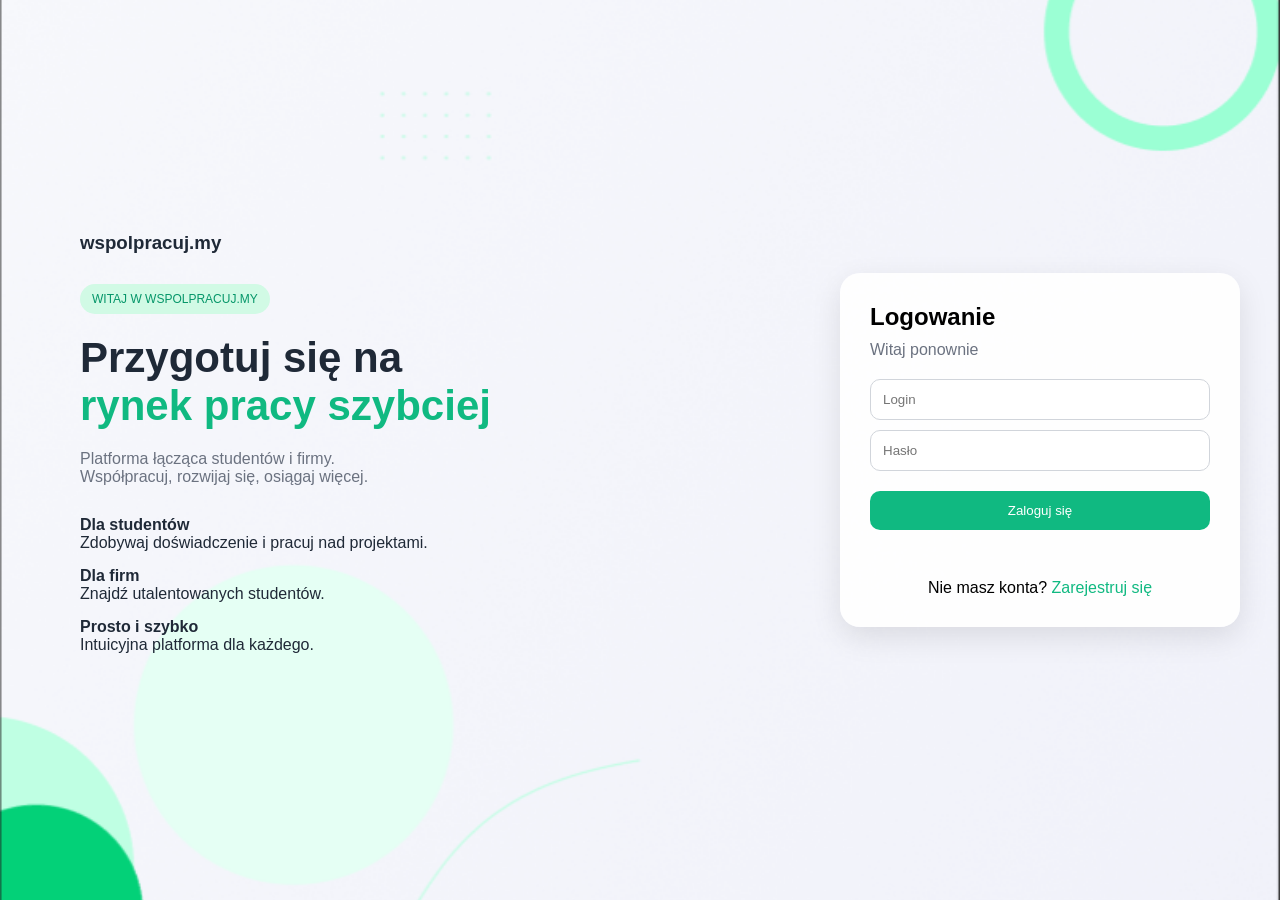
<file: frontend/index.html>
<!DOCTYPE html>
<html lang="pl">
<head>
    <meta charset="UTF-8">
    <title>Logowanie / Rejestracja</title>
    <link rel="stylesheet" href="style.css">

    <style>
        .form-message {
            min-height: 22px;
            margin-top: 12px;
            font-size: 14px;
            font-weight: 700;
            line-height: 1.4;
        }

        .form-message.error {
            color: #dc2626;
        }

        .form-message.success {
            color: #059669;
        }

        .input-error {
            border-color: #dc2626 !important;
            box-shadow: 0 0 0 3px rgba(220, 38, 38, 0.12) !important;
        }
    </style>
</head>
<body>

<div class="wrapper">

    <!-- LEWA STRONA -->
    <div class="left">
        <h3 class="logo">wspolpracuj.my</h3>

        <div class="badge">WITAJ W WSPOLPRACUJ.MY</div>

        <h1>
            Przygotuj się na <br>
            <span>rynek pracy szybciej</span>
        </h1>

        <p class="desc">
            Platforma łącząca studentów i firmy.<br>
            Współpracuj, rozwijaj się, osiągaj więcej.
        </p>

        <div class="features">
            <div>
                <strong>Dla studentów</strong>
                <p>Zdobywaj doświadczenie i pracuj nad projektami.</p>
            </div>

            <div>
                <strong>Dla firm</strong>
                <p>Znajdź utalentowanych studentów.</p>
            </div>

            <div>
                <strong>Prosto i szybko</strong>
                <p>Intuicyjna platforma dla każdego.</p>
            </div>
        </div>
    </div>

    <!-- PRAWA STRONA -->
    <div class="right">

        <!-- LOGOWANIE -->
        <div id="login">
            <h2>Logowanie</h2>
            <p class="subtitle">Witaj ponownie</p>

            <form id="loginForm" novalidate>
                <input id="loginLogin" type="text" placeholder="Login">
                <input id="loginPassword" type="password" placeholder="Hasło">

                <button type="submit">Zaloguj się</button>
                <p id="loginMessage" class="form-message"></p>
            </form>

            <p class="switch">
                Nie masz konta? <span onclick="toggle()">Zarejestruj się</span>
            </p>
        </div>

        <!-- REJESTRACJA -->
        <div id="register" class="hidden">
            <h2>Rejestracja</h2>
            <p class="subtitle">Stwórz konto już teraz</p>

            <form id="registerForm" novalidate>
                <input id="registerName" type="text" placeholder="Imię">
                <input id="registerSurname" type="text" placeholder="Nazwisko">
                <input id="registerLogin" type="text" placeholder="Login">
                <input id="registerEmail" type="email" placeholder="Email">
                <input id="registerPassword" type="password" placeholder="Hasło">
                <input id="registerRepeatPassword" type="password" placeholder="Potwierdź hasło">

                <button type="submit">Zarejestruj się</button>
                <p id="registerMessage" class="form-message"></p>
            </form>

            <p class="switch">
                Masz już konto? <span onclick="toggle()">Zaloguj się</span>
            </p>
        </div>

    </div>

</div>

<script>
const API_BASE = "http://localhost:8081/api";

function toggle() {
    document.getElementById("login").classList.toggle("hidden");
    document.getElementById("register").classList.toggle("hidden");

    clearFormMessage("loginMessage");
    clearFormMessage("registerMessage");
    clearAllErrors();
}

function setFormMessage(messageId, text, type = "error") {
    const message = document.getElementById(messageId);
    message.textContent = text;
    message.className = `form-message ${type}`;
}

function clearFormMessage(messageId) {
    const message = document.getElementById(messageId);
    message.textContent = "";
    message.className = "form-message";
}

function setInputError(input, hasError = true) {
    if (!input) {
        return;
    }

    if (hasError) {
        input.classList.add("input-error");
    } else {
        input.classList.remove("input-error");
    }
}

function clearAllErrors() {
    document.querySelectorAll("input").forEach(input => {
        input.classList.remove("input-error");
    });
}

function isValidEmail(email) {
    return /^[^\s@]+@[^\s@]+\.[^\s@]+$/.test(email);
}

function validateLoginForm() {
    clearFormMessage("loginMessage");
    clearAllErrors();

    const loginInput = document.getElementById("loginLogin");
    const passwordInput = document.getElementById("loginPassword");

    const login = loginInput.value.trim();
    const password = passwordInput.value.trim();

    if (!login) {
        setInputError(loginInput);
        setFormMessage("loginMessage", "Brak loginu. Wpisz login, aby się zalogować.");
        loginInput.focus();
        return null;
    }

    if (!password) {
        setInputError(passwordInput);
        setFormMessage("loginMessage", "Brak hasła. Wpisz hasło, aby się zalogować.");
        passwordInput.focus();
        return null;
    }

    return {
        login,
        password
    };
}

function validateRegisterForm() {
    clearFormMessage("registerMessage");
    clearAllErrors();

    const nameInput = document.getElementById("registerName");
    const surnameInput = document.getElementById("registerSurname");
    const loginInput = document.getElementById("registerLogin");
    const emailInput = document.getElementById("registerEmail");
    const passwordInput = document.getElementById("registerPassword");
    const repeatPasswordInput = document.getElementById("registerRepeatPassword");

    const name = nameInput.value.trim();
    const surname = surnameInput.value.trim();
    const login = loginInput.value.trim();
    const email = emailInput.value.trim();
    const password = passwordInput.value.trim();
    const repeatPassword = repeatPasswordInput.value.trim();

    if (!name) {
        setInputError(nameInput);
        setFormMessage("registerMessage", "Brak imienia. Wpisz imię, aby utworzyć konto.");
        nameInput.focus();
        return null;
    }

    if (!surname) {
        setInputError(surnameInput);
        setFormMessage("registerMessage", "Brak nazwiska. Wpisz nazwisko, aby utworzyć konto.");
        surnameInput.focus();
        return null;
    }

    if (!login) {
        setInputError(loginInput);
        setFormMessage("registerMessage", "Brak loginu. Wpisz login, aby utworzyć konto.");
        loginInput.focus();
        return null;
    }

    if (!email) {
        setInputError(emailInput);
        setFormMessage("registerMessage", "Brak emaila. Wpisz adres email, aby utworzyć konto.");
        emailInput.focus();
        return null;
    }

    if (!isValidEmail(email)) {
        setInputError(emailInput);
        setFormMessage("registerMessage", "Niepoprawny email. Wpisz adres w formacie nazwa@domena.pl.");
        emailInput.focus();
        return null;
    }

    if (!password) {
        setInputError(passwordInput);
        setFormMessage("registerMessage", "Brak hasła. Wpisz hasło, aby utworzyć konto.");
        passwordInput.focus();
        return null;
    }

    if (password.length < 6) {
        setInputError(passwordInput);
        setFormMessage("registerMessage", "Hasło jest za krótkie. Hasło powinno mieć co najmniej 6 znaków.");
        passwordInput.focus();
        return null;
    }

    if (!repeatPassword) {
        setInputError(repeatPasswordInput);
        setFormMessage("registerMessage", "Brak potwierdzenia hasła. Powtórz hasło.");
        repeatPasswordInput.focus();
        return null;
    }

    if (password !== repeatPassword) {
        setInputError(passwordInput);
        setInputError(repeatPasswordInput);
        setFormMessage("registerMessage", "Hasła nie są takie same. Wpisz ponownie hasło i potwierdzenie.");
        repeatPasswordInput.focus();
        return null;
    }

    return {
        name,
        surname,
        login,
        email,
        password,
        role: "Student"
    };
}

function setInputsLiveValidation() {
    document.querySelectorAll("input").forEach(input => {
        input.addEventListener("input", () => {
            input.classList.remove("input-error");
        });
    });
}

// Obsługa logowania
 document.querySelector("#loginForm").addEventListener("submit", async (e) => {
    e.preventDefault();

    const loginData = validateLoginForm();

    if (!loginData) {
        return;
    }

    try {
        setFormMessage("loginMessage", "Trwa logowanie...", "success");

        const res = await fetch(`${API_BASE}/auth/login`, {
            method: "POST",
            headers: { "Content-Type": "application/json" },
            body: JSON.stringify(loginData)
        });

        const data = await res.json();

        if (res.ok) {
            localStorage.setItem("token", data.token);
            localStorage.setItem("user", JSON.stringify(data));

            if (data.role === "Admin" || data.role === 0) {
                window.location.href = "admin.html";
            } else if (data.role === "Company" || data.role === 2) {
                window.location.href = "firma.html";
            } else if (data.role === "Student" || data.role === 1) {
                window.location.href = "student.html";
            } else {
                setFormMessage("loginMessage", "Nie rozpoznano roli użytkownika.");
            }
        } else {
            setFormMessage("loginMessage", data.message || "Błąd logowania. Sprawdź login i hasło.");
        }
    } catch (err) {
        setFormMessage("loginMessage", "Nie można połączyć z serwerem. Spróbuj ponownie później.");
    }
});

// Obsługa rejestracji
document.querySelector("#registerForm").addEventListener("submit", async (e) => {
    e.preventDefault();

    const registerData = validateRegisterForm();

    if (!registerData) {
        return;
    }

    try {
        setFormMessage("registerMessage", "Trwa rejestracja...", "success");

        const res = await fetch(`${API_BASE}/auth/register`, {
            method: "POST",
            headers: { "Content-Type": "application/json" },
            body: JSON.stringify(registerData)
        });

        const result = await res.json();

        if (res.ok) {
            localStorage.setItem("token", result.token);
            localStorage.setItem("user", JSON.stringify(result));

            setFormMessage("registerMessage", "Konto zostało utworzone. Możesz się zalogować.", "success");

            setTimeout(() => {
                document.getElementById("registerForm").reset();
                toggle();
            }, 1000);
        } else {
            setFormMessage("registerMessage", result.message || "Błąd rejestracji. Sprawdź wpisane dane.");
        }
    } catch (err) {
        setFormMessage("registerMessage", "Nie można połączyć z serwerem. Spróbuj ponownie później.");
    }
});

setInputsLiveValidation();
</script>

</body>
</html>
</file>
<file: frontend/style.css>
* {
    margin: 0;
    padding: 0;
    box-sizing: border-box;
    font-family: Arial, sans-serif;
}

body {
    min-height: 100vh;

    background: url("background.png") no-repeat center;
    background-size: cover;

    display: flex;
    justify-content: center;
    align-items: center;
}

.wrapper {
    width: 1200px;
    min-height: 700px;
    display: flex;
    align-items: center;
}

/* LEWA STRONA */
.left {
    flex: 1;
    padding: 40px;
    color: #1f2937;
}

.logo {
    margin-bottom: 30px;
}

.badge {
    display: inline-block;
    background: #d1fae5;
    color: #059669;
    padding: 8px 12px;
    border-radius: 20px;
    margin-bottom: 20px;
    font-size: 12px;
}

.left h1 {
    font-size: 42px;
    margin-bottom: 20px;
}

.left span {
    color: #10b981;
}

.desc {
    color: #6b7280;
    margin-bottom: 30px;
}

.features div {
    margin-bottom: 15px;
}

/* PRAWA STRONA */
.right {
    width: 400px;
    height: fit-content;
    background: rgba(255,255,255,0.9);
    border-radius: 20px;
    padding: 30px;
    box-shadow: 0 10px 30px rgba(0,0,0,0.1);
}

.right h2 {
    margin-bottom: 10px;
}

.subtitle {
    color: #6b7280;
    margin-bottom: 20px;
}

input {
    width: 100%;
    padding: 12px;
    margin-bottom: 10px;
    border-radius: 10px;
    border: 1px solid #d1d5db;
}

button {
    width: 100%;
    padding: 12px;
    background: #10b981;
    border: none;
    border-radius: 10px;
    color: white;
    cursor: pointer;
    margin-top: 10px;
}

button:hover {
    background: #059669;
}

.switch {
    margin-top: 15px;
    text-align: center;
}

.switch span {
    color: #10b981;
    cursor: pointer;
}

.hidden {
    display: none;
}
#createProject .section-title-row {
    max-width: 820px;
    margin-left: auto;
    margin-right: auto;
}

#createProject .project-form {
    margin-left: auto;
    margin-right: auto;
}

.project-form select[multiple] {
    min-height: 130px;
}

.select-hint {
    color: #6b7280;
    font-size: 13px;
    font-weight: normal;
    margin-top: -4px;
}
</file>
<file: frontend/admin.css>
* {
    margin: 0;
    padding: 0;
    box-sizing: border-box;
    font-family: Arial, sans-serif;
}

:root {
    --green: #10b981;
    --green-dark: #059669;
    --green-light: #d1fae5;
    --green-soft: #ecfdf5;

    --red: #ef4444;
    --red-dark: #dc2626;

    --text-main: #0f172a;
    --text-muted: #64748b;

    --border: #e5e7eb;
    --border-dark: #d1d5db;

    --card: rgba(255, 255, 255, 0.94);
    --shadow: 0 18px 45px rgba(15, 23, 42, 0.08);
}

body {
    min-height: 100vh;
    color: var(--text-main);
    overflow-x: hidden;
    background:
        radial-gradient(circle at 0% 86%, rgba(16, 185, 129, 0.28) 0, rgba(16, 185, 129, 0.20) 8%, transparent 20%),
        radial-gradient(circle at 102% 8%, rgba(16, 185, 129, 0.20) 0, rgba(16, 185, 129, 0.14) 8%, transparent 18%),
        linear-gradient(135deg, #f8fbff 0%, #f8fafc 46%, #f1fdf8 100%);
}

body::before {
    content: "";
    position: fixed;
    left: 0;
    top: 45%;
    width: 90px;
    height: 120px;
    background-image: radial-gradient(rgba(16, 185, 129, 0.35) 2px, transparent 2px);
    background-size: 20px 20px;
    opacity: 0.55;
    pointer-events: none;
}

body::after {
    content: "";
    position: fixed;
    right: -74px;
    top: -44px;
    width: 170px;
    height: 170px;
    border: 34px solid rgba(16, 185, 129, 0.25);
    border-radius: 50%;
    pointer-events: none;
}

button,
input,
textarea,
select {
    font: inherit;
}

button {
    cursor: pointer;
}

.app {
    width: 100%;
    min-height: 100vh;
}

.content {
    width: 100%;
    max-width: 1600px;
    min-height: 100vh;
    margin: 0 auto;
    padding: 36px 58px 70px;
}

/* TOPBAR */

.topbar {
    position: relative;
    z-index: 30;
    display: flex;
    justify-content: space-between;
    align-items: flex-start;
    gap: 24px;
    margin-bottom: 72px;
}

.brand {
    display: flex;
    align-items: center;
    gap: 13px;
}

.brand::before {
    content: "👥";
    width: 32px;
    height: 32px;
    border-radius: 10px;
    background: var(--green-soft);
    color: var(--green);
    display: flex;
    align-items: center;
    justify-content: center;
    font-size: 22px;
}

.logo {
    color: var(--text-main);
    font-size: 21px;
    font-weight: 900;
    letter-spacing: -0.3px;
}

.account-type {
    display: none;
}

/* MENU UŻYTKOWNIKA */

.user-menu {
    position: relative;
    z-index: 80;
}

.user-menu-toggle {
    min-width: 235px;
    height: 62px;
    border: none;
    background: transparent;
    display: flex;
    align-items: center;
    gap: 16px;
    padding: 0;
    color: var(--text-main);
}

.user-avatar {
    width: 54px;
    height: 54px;
    border-radius: 50%;
    background: #bbf7d0;
    color: var(--green-dark);
    display: flex;
    align-items: center;
    justify-content: center;
    font-size: 21px;
    font-weight: 900;
}

.user-info {
    display: flex;
    flex-direction: column;
    align-items: flex-start;
    gap: 2px;
}

.user-name {
    font-size: 21px;
    line-height: 1.1;
    font-weight: 900;
    color: var(--text-main);
}

.user-role {
    font-size: 15px;
    color: var(--text-muted);
    font-weight: 600;
}

.hamburger-icon {
    width: 34px;
    height: 34px;
    margin-left: auto;
    display: flex;
    flex-direction: column;
    justify-content: center;
    gap: 5px;
}

.hamburger-icon span {
    display: block;
    width: 24px;
    height: 3px;
    border-radius: 999px;
    background: var(--text-muted);
    transition: 0.2s ease;
}

.user-menu.open .hamburger-icon span:nth-child(1) {
    transform: translateY(8px) rotate(45deg);
}

.user-menu.open .hamburger-icon span:nth-child(2) {
    opacity: 0;
}

.user-menu.open .hamburger-icon span:nth-child(3) {
    transform: translateY(-8px) rotate(-45deg);
}

.user-dropdown {
    position: absolute;
    right: 0;
    top: 72px;
    width: 235px;
    background: #ffffff;
    border: 1px solid var(--border);
    border-radius: 16px;
    box-shadow: 0 18px 45px rgba(15, 23, 42, 0.12);
    padding: 10px;
    display: none;
}

.user-menu.open .user-dropdown {
    display: block;
}

.user-dropdown button {
    width: 100%;
    border: none;
    background: transparent;
    color: var(--text-main);
    text-align: left;
    padding: 14px 15px;
    border-radius: 11px;
    font-weight: 900;
    transition: 0.2s;
}

.user-dropdown button::before {
    content: "↪";
    margin-right: 10px;
    color: var(--green);
}

.user-dropdown button:hover {
    background: var(--green-soft);
    color: var(--green-dark);
}

/* WIDOKI */

.view {
    display: none;
}

.active-view {
    display: block;
}

/* GŁÓWNY PANEL ADMINA */

.admin-start-box {
    width: 1120px;
    max-width: 100%;
    margin: 0 auto;
}

.admin-start-box .small-label {
    display: none;
}

.admin-start-box h1 {
    font-size: 58px;
    line-height: 1.05;
    letter-spacing: -1.8px;
    font-weight: 900;
    color: var(--text-main);
    margin-bottom: 10px;
}

.admin-start-box h1::after {
    content: "Wybierz sekcję, którą chcesz otworzyć.";
    display: block;
    margin-top: 14px;
    color: var(--text-muted);
    font-size: 20px;
    line-height: 1.4;
    letter-spacing: 0;
    font-weight: 400;
}

.admin-menu-grid {
    margin-top: 34px;
    background: var(--card);
    border: 1px solid rgba(226, 232, 240, 0.9);
    border-radius: 16px;
    box-shadow: var(--shadow);
    padding: 34px 40px;
    display: grid;
    grid-template-columns: 1fr;
    gap: 16px;
}

.admin-menu-grid button {
    position: relative;
    width: 100%;
    min-height: 108px;
    padding: 22px 84px 22px 150px;
    background: #ffffff;
    border: 1px solid var(--border);
    border-radius: 12px;
    color: var(--text-main);
    text-align: left;
    font-size: 23px;
    font-weight: 900;
    letter-spacing: 0.3px;
    transition: 0.22s ease;
}

.admin-menu-grid button:hover {
    border-color: rgba(16, 185, 129, 0.45);
    background: #fbfffd;
    transform: translateY(-2px);
    box-shadow: 0 14px 34px rgba(15, 23, 42, 0.07);
}

.admin-menu-grid button::before {
    position: absolute;
    left: 30px;
    top: 50%;
    transform: translateY(-50%);
    width: 74px;
    height: 74px;
    border-radius: 50%;
    background: var(--green-soft);
    color: var(--green);
    display: flex;
    align-items: center;
    justify-content: center;
    font-size: 34px;
}

.admin-menu-grid button::after {
    content: "→";
    position: absolute;
    right: 38px;
    top: 50%;
    transform: translateY(-50%);
    color: var(--green);
    font-size: 36px;
    font-weight: 400;
}

.admin-menu-grid button:nth-child(1)::before {
    content: "📊";
}

.admin-menu-grid button:nth-child(2)::before {
    content: "🎓";
}

.admin-menu-grid button:nth-child(3)::before {
    content: "👥";
}

.admin-menu-grid button:nth-child(4)::before {
    content: "🏢";
}

.admin-menu-grid button:nth-child(5)::before {
    content: "▣";
}

.admin-menu-grid button:nth-child(6)::before {
    content: "🔔";
}

/* NAGŁÓWKI */

.section-title-row {
    display: flex;
    justify-content: space-between;
    align-items: center;
    gap: 24px;
    margin-bottom: 28px;
}

.section-title-row h2 {
    font-size: 58px;
    line-height: 1.05;
    letter-spacing: -1.7px;
    font-weight: 900;
    color: var(--text-main);
    margin-bottom: 12px;
}

.muted {
    color: var(--text-muted);
    line-height: 1.5;
    font-size: 19px;
}

.small-label {
    text-transform: uppercase;
    color: var(--green);
    font-size: 12px;
    font-weight: 900;
    letter-spacing: 1px;
    margin-bottom: 8px;
}

.centered-title {
    width: 100%;
    max-width: 760px;
    margin-left: auto;
    margin-right: auto;
    justify-content: center;
    text-align: center;
}

/* PRZYCISKI */

.back-btn {
    background: var(--green-soft);
    color: #047857;
    border: 1px solid #a7f3d0;
    border-radius: 12px;
    padding: 11px 17px;
    font-weight: 900;
    margin-bottom: 26px;
    transition: 0.2s;
}

.back-btn:hover {
    background: var(--green-light);
    transform: translateY(-1px);
}

.small-primary {
    width: auto;
    min-width: 250px;
    min-height: 58px;
    padding: 14px 26px;
    border-radius: 8px;
    border: 2px solid var(--green);
    background: transparent;
    color: var(--green-dark);
    text-transform: uppercase;
    font-weight: 900;
    letter-spacing: 0.4px;
    transition: 0.2s;
}

.small-primary:hover {
    background: var(--green);
    color: white;
    transform: translateY(-1px);
}

/* KARTY I LISTY */

.card,
.admin-list,
.team-list,
.admin-project-list {
    background: var(--card);
    border: 1px solid rgba(226, 232, 240, 0.9);
    border-radius: 14px;
    box-shadow: var(--shadow);
    backdrop-filter: blur(8px);
}

.card {
    padding: 28px;
}

.scroll-list {
    max-height: 650px;
    overflow-y: auto;
    padding-right: 8px;
}

#studentsList,
#companiesList,
#teamsList,
#projectTeamsList,
#projectsList {
    width: 100%;
    padding: 34px;
    display: flex;
    flex-direction: column;
    gap: 14px;
}

.admin-list-item,
.team-card {
    min-height: 70px;
    padding: 0 22px 0 34px;
    background: rgba(255, 255, 255, 0.78);
    border: 1px solid var(--border);
    border-radius: 9px;
    display: flex;
    align-items: center;
    justify-content: space-between;
    gap: 18px;
}

.list-main {
    display: flex;
    flex-direction: column;
    gap: 5px;
}

.list-main strong,
.team-main strong {
    color: var(--text-main);
    font-size: 18px;
    font-weight: 900;
}

.list-main span,
.team-main span {
    color: var(--text-muted);
    font-size: 14px;
}

.team-main {
    flex: 1;
    cursor: pointer;
}

.team-actions {
    display: flex;
    align-items: center;
    gap: 10px;
}

/* CZERWONY X */

.danger-small,
.team-actions .danger {
    position: relative;
    width: 48px;
    height: 48px;
    min-width: 48px;
    border: 1px solid var(--border);
    border-radius: 9px;
    background: transparent;
    color: transparent;
    font-size: 0;
    transition: 0.2s;
}

.danger-small::before,
.team-actions .danger::before {
    content: "×";
    color: var(--red-dark);
    font-size: 38px;
    line-height: 1;
    font-weight: 300;
}

.danger-small:hover,
.team-actions .danger:hover {
    background: #fee2e2;
    border-color: #fecaca;
}

/* PROJEKTY */

.admin-project-card {
    position: relative;
    min-height: 76px;
}

.admin-project-card .project-card {
    width: 100%;
    min-height: 76px;
    padding: 0 92px 0 34px;
    background: rgba(255, 255, 255, 0.78);
    border: 1px solid var(--border);
    border-radius: 9px;
    color: var(--text-main);
    display: flex;
    align-items: center;
    justify-content: space-between;
    text-align: left;
    transition: 0.2s;
}

.admin-project-card .project-card:hover {
    border-color: rgba(16, 185, 129, 0.45);
    background: #ffffff;
    transform: translateY(-1px);
}

.admin-project-card .project-card div {
    display: flex;
    flex-direction: column;
    gap: 5px;
}

.admin-project-card .project-card strong {
    font-size: 19px;
    font-weight: 900;
}

.admin-project-card .project-card span {
    color: var(--text-muted);
    font-size: 14px;
}

.admin-project-card .project-card p {
    color: var(--text-muted);
    font-weight: 800;
}

.admin-project-card .danger-small {
    position: absolute;
    right: 22px;
    top: 50%;
    transform: translateY(-50%);
}

/* POWIADOMIENIA */

#allNotifications.card {
    padding: 0;
    overflow: hidden;
}

.notification-list {
    display: flex;
    flex-direction: column;
}

.notification-item {
    position: relative;
    min-height: 70px;
    padding: 20px 90px 20px 92px;
    background: #ffffff;
    border-bottom: 1px solid var(--border);
    color: var(--text-muted);
    line-height: 1.5;
    font-size: 16px;
}

.notification-item::before {
    content: "🔔";
    position: absolute;
    left: 28px;
    top: 50%;
    transform: translateY(-50%);
    width: 44px;
    height: 44px;
    border-radius: 14px;
    background: var(--green-soft);
    color: var(--green);
    display: flex;
    align-items: center;
    justify-content: center;
    font-size: 21px;
}

.notification-item::after {
    content: "";
    position: absolute;
    right: 30px;
    top: 50%;
    transform: translateY(-50%);
    width: 7px;
    height: 7px;
    border-radius: 50%;
    background: var(--green);
    opacity: 0.35;
}

.notification-item:last-child {
    border-bottom: none;
}

/* FORMULARZ DODAWANIA FIRMY */

#addCompany.active-view {
    min-height: calc(100vh - 170px);
    display: flex;
    flex-direction: column;
    align-items: center;
    justify-content: center;
}

#addCompany .back-btn {
    align-self: center;
    width: 760px;
    max-width: 100%;
    margin-bottom: 18px;
}

.project-form {
    width: 100%;
    max-width: 760px;
    display: flex;
    flex-direction: column;
    gap: 22px;
}

#addCompany .project-form {
    padding: 42px 44px 36px;
}

.project-form label {
    display: flex;
    flex-direction: column;
    gap: 9px;
    color: var(--text-main);
    font-weight: 900;
}

.project-form input,
.project-form textarea,
.project-form select {
    width: 100%;
    border: 1px solid var(--border-dark);
    border-radius: 6px;
    background: white;
    color: var(--text-main);
    padding: 14px 16px;
}

.project-form input:focus,
.project-form textarea:focus,
.project-form select:focus {
    outline: none;
    border-color: var(--green);
    box-shadow: 0 0 0 4px rgba(16, 185, 129, 0.12);
}

.project-form button {
    align-self: center;
    min-width: 250px;
    min-height: 58px;
    margin-top: 12px;
    border-radius: 8px;
    border: 2px solid var(--green);
    background: transparent;
    color: var(--green-dark);
    text-transform: uppercase;
    font-weight: 900;
    letter-spacing: 0.4px;
    transition: 0.2s;
}

.project-form button:hover {
    background: var(--green);
    color: white;
}

.form-message {
    min-height: 22px;
    font-weight: 900;
    text-align: center;
}

.form-message.error {
    color: var(--red-dark);
}

.form-message.success {
    color: var(--green-dark);
}

/* POPUP USUWANIA */

#deleteConfirm.active-view {
    position: fixed;
    inset: 0;
    z-index: 100;
    display: flex;
    flex-direction: column;
    align-items: center;
    justify-content: center;

    background: rgba(15, 23, 42, 0.28);
    backdrop-filter: blur(2px);
}

#deleteConfirm .back-btn {
    display: none;
}

#deleteConfirm .section-title-row {
    width: 520px;
    max-width: calc(100% - 32px);
    margin: 0;
    padding: 42px 42px 12px;
    background: #ffffff;
    border-radius: 14px 14px 0 0;
    box-shadow: 0 25px 60px rgba(15, 23, 42, 0.18);
    display: flex;
    justify-content: center;
    text-align: center;
}

#deleteConfirm .section-title-row h2 {
    font-size: 32px;
    margin-bottom: 18px;
    letter-spacing: -0.5px;
}

#deleteConfirm .section-title-row .muted {
    font-size: 21px;
    color: var(--text-main);
    line-height: 1.45;
}

#deleteConfirm .confirm-card {
    width: 520px;
    max-width: calc(100% - 32px);
    padding: 12px 42px 42px;
    background: #ffffff;
    border: none;
    border-radius: 0 0 14px 14px;
    box-shadow: 0 25px 60px rgba(15, 23, 42, 0.18);
    display: flex;
    gap: 28px;
    justify-content: center;
}

.danger-main,
.cancel-main {
    width: 200px;
    min-height: 58px;
    border-radius: 8px;
    text-transform: uppercase;
    font-weight: 900;
    letter-spacing: 0.4px;
    transition: 0.2s;
}

.danger-main {
    border: none;
    background: var(--green);
    color: white;
}

.danger-main:hover {
    background: var(--green-dark);
}

.cancel-main {
    border: 2px solid var(--green);
    background: white;
    color: var(--green-dark);
}

.cancel-main:hover {
    background: var(--green-soft);
}

/* SZCZEGÓŁY PROJEKTU */

.project-actions {
    width: 100%;
    max-width: 1260px;
    margin: 0 auto;
    padding: 70px 110px;
    background: var(--card);
    border: 1px solid rgba(226, 232, 240, 0.9);
    border-radius: 14px;
    box-shadow: var(--shadow);
    display: flex;
    flex-direction: column;
    gap: 40px;
}

.project-actions button {
    width: 100%;
    min-height: 110px;
    border: 1px solid var(--border-dark);
    border-radius: 8px;
    background: #ffffff;
    color: var(--text-main);
    font-size: 24px;
    font-weight: 900;
    text-transform: uppercase;
    letter-spacing: 0.5px;
    transition: 0.2s;
}

.project-actions button:hover {
    border-color: var(--green);
    color: var(--green-dark);
    background: #fbfffd;
    transform: translateY(-2px);
}

.project-hidden-details {
    display: none;
}

/* KOMENTARZE / WYTYCZNE */

.comment-list {
    display: flex;
    flex-direction: column;
    gap: 14px;
}

.comment-item {
    padding: 18px 20px;
    background: #ffffff;
    border: 1px solid var(--border);
    border-radius: 10px;
}

.comment-item strong {
    display: block;
    margin-bottom: 7px;
    color: var(--green-dark);
    font-weight: 900;
}

.comment-item p {
    color: #334155;
    line-height: 1.5;
}

.details-card {
    max-width: 980px;
}

.details-card h3 {
    margin-top: 20px;
    margin-bottom: 6px;
    font-size: 17px;
    font-weight: 900;
}

.details-card p {
    color: #334155;
    line-height: 1.65;
    font-size: 16px;
}

.info-grid {
    display: grid;
    grid-template-columns: repeat(3, minmax(0, 1fr));
    gap: 14px;
    margin-top: 12px;
}

.info-grid div {
    background: #f8fafc;
    border-radius: 12px;
    padding: 16px;
}

.info-grid span {
    display: block;
    color: var(--text-muted);
    font-size: 13px;
    margin-bottom: 6px;
}

.selected-tags {
    display: flex;
    flex-wrap: wrap;
    gap: 8px;
    margin-top: 10px;
}

.selected-tags span {
    background: var(--green-light);
    color: #047857;
    padding: 7px 11px;
    border-radius: 999px;
    font-size: 14px;
    font-weight: 900;
}

/* ZESPÓŁ / REPOZYTORIUM */

.team-details-card {
    width: 100%;
    max-width: 1260px;
    margin: 0 auto;
    padding: 58px 90px;
    text-align: center;
}

.team-details-card h3 {
    font-size: 29px;
    margin-bottom: 34px;
}

.members-list {
    width: 760px;
    max-width: 100%;
    margin: 0 auto 34px;
    padding: 0;
    list-style-position: inside;
    text-align: left;
}

.members-list li {
    min-height: 58px;
    padding: 16px 4px;
    border-bottom: 1px solid var(--border);
    font-size: 19px;
}

.repository-box {
    width: 100%;
    max-width: 1260px;
    margin: 0 auto;
    padding: 68px 90px;
    text-align: center;
}

.upload-area {
    width: 760px;
    max-width: 100%;
    margin: 0 auto 70px;
    border: none;
    background: transparent;
    padding: 0;
}

.upload-area p {
    color: var(--text-muted);
    font-size: 21px;
    line-height: 1.45;
    font-weight: 500;
    margin-bottom: 22px;
}

.file-list {
    width: 760px;
    max-width: 100%;
    margin: 0 auto;
    padding-left: 0;
    list-style: none;
    color: var(--text-muted);
    line-height: 1.9;
}

.file-list li {
    padding: 12px;
    border: 1px solid var(--border);
    border-radius: 10px;
    margin-bottom: 10px;
    background: #ffffff;
}

/* ADMIN DASHBOARD */

#adminDashboard.active-view {
    min-height: calc(100vh - 170px);
    display: flex;
    flex-direction: column;
    justify-content: center;
}

#adminDashboard .back-btn {
    width: 1260px;
    max-width: 100%;
    margin-left: auto;
    margin-right: auto;
}

.dashboard-choice-card {
    width: 1260px;
    max-width: 100%;
    margin: 0 auto;
    padding: 70px 80px;
    background: var(--card);
    border: 1px solid rgba(226, 232, 240, 0.9);
    border-radius: 16px;
    box-shadow: var(--shadow);
    display: flex;
    flex-direction: column;
    gap: 42px;
}

.dashboard-choice-button {
    position: relative;
    width: 100%;
    min-height: 170px;
    padding: 35px 92px 35px 280px;
    background: #ffffff;
    border: 1px solid var(--border);
    border-radius: 14px;
    color: var(--text-main);
    text-align: left;
    font-size: 36px;
    font-weight: 900;
    letter-spacing: 6px;
    transition: 0.22s ease;
}

.dashboard-choice-button:hover {
    border-color: rgba(16, 185, 129, 0.45);
    background: #fbfffd;
    transform: translateY(-2px);
}

.dashboard-choice-icon {
    position: absolute;
    left: 90px;
    top: 50%;
    transform: translateY(-50%);
    width: 92px;
    height: 92px;
    border-radius: 50%;
    background: var(--green-soft);
    display: flex;
    align-items: center;
    justify-content: center;
}

.folder-icon::before {
    content: "📁";
    color: var(--green);
    font-size: 46px;
}

.stats-icon::before {
    content: "📊";
    color: var(--green);
    font-size: 34px;
    letter-spacing: 2px;
}

.dashboard-choice-arrow {
    position: absolute;
    right: 72px;
    top: 50%;
    transform: translateY(-50%);
    color: var(--green);
    font-size: 58px;
    font-weight: 300;
}

/* AKTYWNE PROJEKTY */

#activeProjects .section-title-row,
#statistics .section-title-row {
    max-width: 1260px;
    margin-left: auto;
    margin-right: auto;
}

.active-projects-box {
    width: 1260px;
    max-width: 100%;
    margin: 0 auto;
    padding: 42px 64px;
    background: var(--card);
    border: 1px solid rgba(226, 232, 240, 0.9);
    border-radius: 16px;
    box-shadow: var(--shadow);
    display: flex;
    flex-direction: column;
    gap: 24px;
}

.active-project-row {
    position: relative;
    width: 100%;
    min-height: 126px;
    padding: 24px 82px 24px 170px;
    background: rgba(255, 255, 255, 0.82);
    border: 1px solid var(--border);
    border-radius: 12px;
    color: var(--text-main);
    display: flex;
    align-items: center;
    text-align: left;
    transition: 0.22s ease;
}

.active-project-row:hover {
    background: #ffffff;
    border-color: rgba(16, 185, 129, 0.45);
    transform: translateY(-2px);
}

.active-project-row strong {
    font-size: 26px;
    line-height: 1.35;
    font-weight: 900;
}

.active-project-icon {
    position: absolute;
    left: 36px;
    top: 50%;
    transform: translateY(-50%);
    width: 74px;
    height: 74px;
    border-radius: 50%;
    background: var(--green-soft);
    display: flex;
    align-items: center;
    justify-content: center;
}

.active-project-icon::before {
    content: "▰";
    color: var(--green);
    font-size: 38px;
}

.active-project-arrow {
    position: absolute;
    right: 42px;
    top: 50%;
    transform: translateY(-50%);
    color: var(--green);
    font-size: 44px;
    font-weight: 300;
}

/* STATYSTYKI */

.statistics-layout {
    width: 1360px;
    max-width: 100%;
    margin: 0 auto;
    display: flex;
    flex-direction: column;
    gap: 18px;
}

.stats-card {
    min-height: 170px;
    background: var(--card);
    border: 1px solid rgba(226, 232, 240, 0.9);
    border-radius: 14px;
    box-shadow: var(--shadow);
    padding: 36px 56px;
    overflow: hidden;
}

.stats-card h3 {
    font-size: 25px;
    line-height: 1.25;
    font-weight: 900;
    margin-bottom: 10px;
}

.stats-card p {
    color: var(--text-muted);
    font-size: 17px;
    line-height: 1.55;
}

.stats-card-header {
    display: flex;
    justify-content: space-between;
    align-items: flex-start;
    gap: 36px;
    margin-bottom: 22px;
}

.stats-counter {
    min-width: 64px;
    min-height: 50px;
    padding: 10px 18px;
    border-radius: 8px;
    background: var(--green-light);
    color: var(--text-main);
    display: flex;
    align-items: center;
    justify-content: center;
    font-size: 25px;
    font-weight: 900;
    flex-shrink: 0;
}

.filled-projects-list {
    display: grid;
    grid-template-columns: repeat(2, minmax(0, 1fr));
    gap: 18px;
}

.filled-project-item {
    min-height: 76px;
    padding: 18px 22px;
    border: 1px solid #bbf7d0;
    border-radius: 8px;
    background: rgba(236, 253, 245, 0.45);
    display: flex;
    align-items: flex-start;
    gap: 16px;
}

.filled-project-item strong {
    color: var(--text-main);
    font-size: 16px;
    line-height: 1.45;
    word-break: break-word;
}

.check-icon {
    width: 24px;
    height: 24px;
    min-width: 24px;
    border-radius: 50%;
    border: 2px solid var(--green);
    color: var(--green);
    display: flex;
    align-items: center;
    justify-content: center;
    font-weight: 900;
    flex-shrink: 0;
}

.podium-chart {
    min-height: 230px;
    height: 230px;
    display: flex;
    align-items: flex-end;
    justify-content: center;
    gap: 140px;
    padding-top: 18px;
    padding-bottom: 42px;
    position: relative;
}

.podium-chart::after {
    content: "";
    position: absolute;
    left: 12%;
    right: 12%;
    bottom: 77px;
    height: 2px;
    background: #d1d5db;
}

.podium-item {
    width: 170px;
    min-height: 160px;
    height: 160px;
    position: relative;
    display: flex;
    align-items: flex-end;
    justify-content: center;
    z-index: 1;
}

.podium-bar {
    width: 170px;
    height: 70px;
    background: #dbe2ee;
}

.podium-place-1 .podium-bar {
    height: 105px;
    background: #9ee6bf;
}

.podium-place-2 .podium-bar {
    height: 70px;
    background: #dbe2ee;
}

.podium-place-3 .podium-bar {
    height: 70px;
    background: #efb79f;
}

.podium-place {
    position: absolute;
    top: 0;
    left: 50%;
    transform: translateX(-50%);
    width: 48px;
    height: 42px;
    border-radius: 8px;
    background: #eef2f7;
    color: var(--text-main);
    display: flex;
    align-items: center;
    justify-content: center;
    font-size: 23px;
    font-weight: 900;
}

.podium-place-1 .podium-place {
    background: var(--green-light);
}

.podium-place-3 .podium-place {
    background: #f8dfd3;
}

.podium-item strong {
    position: absolute;
    bottom: 0;
    transform: translateY(42px);
    width: 190px;
    font-size: 15px;
    line-height: 1.35;
    color: var(--text-main);
    font-weight: 900;
    text-align: center;
}

/* PUSTE STANY */

.empty-state {
    color: var(--text-muted);
    line-height: 1.5;
}

.hidden {
    display: none !important;
}

/* RESPONSYWNOŚĆ */

@media (max-width: 1150px) {
    .content {
        padding: 28px;
    }

    .admin-start-box h1,
    .section-title-row h2 {
        font-size: 44px;
    }

    .dashboard-choice-card,
    .active-projects-box,
    .statistics-layout {
        width: 100%;
    }

    .dashboard-choice-button {
        padding-left: 170px;
        font-size: 28px;
        letter-spacing: 3px;
    }

    .dashboard-choice-icon {
        left: 46px;
    }

    .podium-chart {
        gap: 70px;
    }
}

@media (max-width: 760px) {
    .topbar {
        flex-direction: column;
        align-items: flex-start;
        margin-bottom: 42px;
    }

    .user-menu-toggle {
        min-width: 220px;
    }

    .admin-start-box h1,
    .section-title-row h2 {
        font-size: 34px;
        letter-spacing: -0.8px;
    }

    .admin-start-box h1::after {
        font-size: 16px;
    }

    .admin-menu-grid button {
        min-height: 92px;
        padding-left: 112px;
        font-size: 18px;
    }

    .admin-menu-grid button::before {
        left: 20px;
        width: 62px;
        height: 62px;
        font-size: 28px;
    }

    #studentsList,
    #companiesList,
    #teamsList,
    #projectTeamsList,
    #projectsList {
        padding: 18px;
    }

    .admin-list-item,
    .team-card {
        flex-direction: column;
        align-items: flex-start;
        padding: 18px;
    }

    .danger-small,
    .team-actions .danger {
        align-self: flex-end;
    }

    .section-title-row {
        flex-direction: column;
        align-items: flex-start;
    }

    .small-primary {
        width: 100%;
    }

    .project-actions {
        gap: 18px;
        padding: 24px;
    }

    .project-actions button {
        min-height: 82px;
        font-size: 18px;
    }

    .info-grid {
        grid-template-columns: 1fr;
    }

    #deleteConfirm .confirm-card {
        flex-direction: column;
    }

    .danger-main,
    .cancel-main {
        width: 100%;
    }

    .dashboard-choice-card,
    .active-projects-box,
    .stats-card {
        padding: 22px;
    }

    .dashboard-choice-button {
        min-height: 120px;
        padding: 24px 56px 24px 100px;
        font-size: 20px;
        letter-spacing: 1px;
    }

    .dashboard-choice-icon {
        left: 20px;
        width: 58px;
        height: 58px;
    }

    .dashboard-choice-arrow {
        right: 22px;
    }

    .active-project-row {
        padding: 20px 52px 20px 90px;
    }

    .active-project-row strong {
        font-size: 18px;
    }

    .active-project-icon {
        left: 18px;
        width: 54px;
        height: 54px;
    }

    .filled-projects-list {
        grid-template-columns: 1fr;
    }

    .stats-card-header {
        flex-direction: column;
    }

    .podium-chart {
        height: auto;
        min-height: 270px;
        gap: 24px;
        align-items: flex-end;
        padding-bottom: 54px;
    }

    .podium-item,
    .podium-bar {
        width: 82px;
    }

    .podium-item strong {
        width: 96px;
        font-size: 13px;
    }

    .podium-chart::after {
        left: 0;
        right: 0;
    }
}
</file>
<file: frontend/firma.css>
* {
    margin: 0;
    padding: 0;
    box-sizing: border-box;
    font-family: Arial, sans-serif;
}

:root {
    --green: #10b981;
    --green-dark: #059669;
    --green-light: #d1fae5;
    --green-soft: #ecfdf5;

    --red: #ef4444;
    --red-dark: #dc2626;

    --text-main: #0f172a;
    --text-muted: #64748b;

    --border: #e5e7eb;
    --border-dark: #d1d5db;

    --card: rgba(255, 255, 255, 0.94);
    --shadow: 0 18px 45px rgba(15, 23, 42, 0.08);
}

body {
    min-height: 100vh;
    color: var(--text-main);
    overflow-x: hidden;
    background:
        radial-gradient(circle at 0% 86%, rgba(16, 185, 129, 0.28) 0, rgba(16, 185, 129, 0.20) 8%, transparent 20%),
        radial-gradient(circle at 102% 8%, rgba(16, 185, 129, 0.20) 0, rgba(16, 185, 129, 0.14) 8%, transparent 18%),
        linear-gradient(135deg, #f8fbff 0%, #f8fafc 46%, #f1fdf8 100%);
}

body::before {
    content: "";
    position: fixed;
    left: 0;
    top: 45%;
    width: 90px;
    height: 120px;
    background-image: radial-gradient(rgba(16, 185, 129, 0.35) 2px, transparent 2px);
    background-size: 20px 20px;
    opacity: 0.55;
    pointer-events: none;
}

body::after {
    content: "";
    position: fixed;
    right: -74px;
    top: -44px;
    width: 170px;
    height: 170px;
    border: 34px solid rgba(16, 185, 129, 0.25);
    border-radius: 50%;
    pointer-events: none;
}

button,
input,
textarea,
select {
    font: inherit;
}

button {
    cursor: pointer;
}

.app {
    width: 100%;
    min-height: 100vh;
}

.content {
    width: 100%;
    max-width: 1600px;
    min-height: 100vh;
    margin: 0 auto;
    padding: 36px 58px 70px;
}

/* TOPBAR */

.topbar {
    position: relative;
    z-index: 30;
    display: flex;
    justify-content: space-between;
    align-items: flex-start;
    gap: 24px;
    margin-bottom: 72px;
}

.brand {
    display: flex;
    align-items: center;
    gap: 13px;
}

.brand::before {
    content: "👥";
    width: 32px;
    height: 32px;
    border-radius: 10px;
    background: var(--green-soft);
    color: var(--green);
    display: flex;
    align-items: center;
    justify-content: center;
    font-size: 22px;
}

.logo {
    color: var(--text-main);
    font-size: 21px;
    font-weight: 900;
    letter-spacing: -0.3px;
}

.account-type {
    display: none;
}

/* MENU UŻYTKOWNIKA */

.user-menu {
    position: relative;
    z-index: 80;
}

.user-menu-toggle {
    min-width: 235px;
    height: 62px;
    border: none;
    background: transparent;
    display: flex;
    align-items: center;
    gap: 16px;
    padding: 0;
    color: var(--text-main);
}

.user-avatar {
    width: 54px;
    height: 54px;
    border-radius: 50%;
    background: #bbf7d0;
    color: var(--green-dark);
    display: flex;
    align-items: center;
    justify-content: center;
    font-size: 21px;
    font-weight: 900;
}

.user-info {
    display: flex;
    flex-direction: column;
    align-items: flex-start;
    gap: 2px;
}

.user-name {
    font-size: 21px;
    line-height: 1.1;
    font-weight: 900;
    color: var(--text-main);
}

.user-role {
    font-size: 15px;
    color: var(--text-muted);
    font-weight: 600;
}

.hamburger-icon {
    width: 34px;
    height: 34px;
    margin-left: auto;
    display: flex;
    flex-direction: column;
    justify-content: center;
    gap: 5px;
}

.hamburger-icon span {
    display: block;
    width: 24px;
    height: 3px;
    border-radius: 999px;
    background: var(--text-muted);
    transition: 0.2s ease;
}

.user-menu.open .hamburger-icon span:nth-child(1) {
    transform: translateY(8px) rotate(45deg);
}

.user-menu.open .hamburger-icon span:nth-child(2) {
    opacity: 0;
}

.user-menu.open .hamburger-icon span:nth-child(3) {
    transform: translateY(-8px) rotate(-45deg);
}

.user-dropdown {
    position: absolute;
    right: 0;
    top: 72px;
    width: 235px;
    background: #ffffff;
    border: 1px solid var(--border);
    border-radius: 16px;
    box-shadow: 0 18px 45px rgba(15, 23, 42, 0.12);
    padding: 10px;
    display: none;
}

.user-menu.open .user-dropdown {
    display: block;
}

.user-dropdown button {
    width: 100%;
    border: none;
    background: transparent;
    color: var(--text-main);
    text-align: left;
    padding: 14px 15px;
    border-radius: 11px;
    font-weight: 900;
    transition: 0.2s;
}

.user-dropdown button::before {
    content: "↪";
    margin-right: 10px;
    color: var(--green);
}

.user-dropdown button:hover {
    background: var(--green-soft);
    color: var(--green-dark);
}

/* WIDOKI */

.view {
    display: none;
}

.active-view {
    display: block;
}

/* DASHBOARD FIRMY */

#dashboard {
    position: relative;
    padding-top: 112px;
}

.welcome-box {
    position: absolute;
    left: 0;
    top: 0;
    text-align: left;
}

.welcome-box .small-label {
    display: none;
}

.welcome-box h1 {
    font-size: 58px;
    line-height: 1.05;
    letter-spacing: -1.8px;
    font-weight: 900;
    color: var(--text-main);
    margin-bottom: 10px;
}

.welcome-box h1::after {
    content: "Zarządzaj swoimi projektami i zespołami w jednym miejscu.";
    display: block;
    margin-top: 14px;
    color: var(--text-muted);
    font-size: 20px;
    line-height: 1.4;
    letter-spacing: 0;
    font-weight: 400;
}

#dashboard .section-title-row {
    display: none;
}

#dashboard .quick-actions {
    position: absolute;
    right: 0;
    top: 10px;
    margin: 0;
}

#dashboard .quick-actions button {
    display: none;
}

#dashboard .quick-actions button:nth-child(3) {
    display: inline-flex;
    align-items: center;
    justify-content: center;
    width: auto;
    min-width: 230px;
    min-height: 56px;
    padding: 14px 26px;
    border-radius: 10px;
    background: linear-gradient(135deg, #10b981, #00c978);
    color: #ffffff;
    box-shadow: 0 12px 26px rgba(16, 185, 129, 0.35);
    text-transform: uppercase;
    font-weight: 900;
    letter-spacing: 0.2px;
}

#dashboard .quick-actions button:nth-child(3)::before {
    content: "+";
    display: inline-flex;
    align-items: center;
    justify-content: center;
    width: 22px;
    height: 22px;
    margin-right: 10px;
    border-radius: 50%;
    border: 2px solid #ffffff;
    font-weight: 900;
    line-height: 1;
}

#dashboard .quick-actions button:nth-child(3):hover {
    background: linear-gradient(135deg, #059669, #10b981);
    transform: translateY(-2px);
}

#dashboard .grid.two-columns {
    display: block;
}

#dashboard .grid.two-columns > .card {
    background: transparent;
    border: none;
    box-shadow: none;
    backdrop-filter: none;
    padding: 0;
}

#dashboard .grid.two-columns > .card:first-child {
    margin-bottom: 48px;
}

#dashboard .grid.two-columns > .card h3 {
    position: relative;
    margin-bottom: 0;
    font-size: 22px;
    font-weight: 900;
    letter-spacing: 0.2px;
    color: var(--text-main);
    text-transform: uppercase;
}

#dashboard .grid.two-columns > .card h3 + .muted,
#dashboard .grid.two-columns > .card .card-title-row + .muted {
    display: none;
}

#dashboard .grid.two-columns > .card:first-child h3::after,
#dashboard .grid.two-columns > .card:nth-child(2) h3::after {
    content: none;
}

.card-title-row {
    display: flex;
    align-items: center;
    justify-content: space-between;
    gap: 16px;
    margin-bottom: 22px;
}

.see-all-btn {
    border: none;
    background: transparent;
    color: var(--green);
    font-size: 15px;
    font-weight: 900;
    cursor: pointer;
    padding: 6px 0;
    transition: 0.2s;
}

.see-all-btn:hover {
    color: var(--green-dark);
    transform: translateX(2px);
}

/* OGÓLNE NAGŁÓWKI */

.section-title-row {
    display: flex;
    justify-content: space-between;
    align-items: center;
    gap: 24px;
    margin-bottom: 28px;
}

.section-title-row h2 {
    font-size: 58px;
    line-height: 1.05;
    letter-spacing: -1.7px;
    font-weight: 900;
    color: var(--text-main);
    margin-bottom: 12px;
}

.muted {
    color: var(--text-muted);
    line-height: 1.5;
    font-size: 19px;
}

.small-label {
    text-transform: uppercase;
    color: var(--green);
    font-size: 12px;
    font-weight: 900;
    letter-spacing: 1px;
    margin-bottom: 8px;
}

.centered-title {
    width: 100%;
    max-width: 760px;
    margin-left: auto;
    margin-right: auto;
    justify-content: center;
    text-align: center;
}

/* PRZYCISKI */

.quick-actions {
    display: flex;
    gap: 12px;
    margin-bottom: 24px;
    flex-wrap: wrap;
}

.quick-actions button,
.small-primary,
.back-btn,
.team-actions button,
.project-form button {
    transition: 0.2s;
}

.back-btn {
    background: var(--green-soft);
    color: #047857;
    border: 1px solid #a7f3d0;
    border-radius: 12px;
    padding: 11px 17px;
    font-weight: 900;
    margin-bottom: 26px;
}

.back-btn:hover {
    background: var(--green-light);
    transform: translateY(-1px);
}

.small-primary,
.project-form button,
.quick-actions button {
    width: auto;
    min-width: 180px;
    min-height: 52px;
    padding: 13px 22px;
    border-radius: 8px;
    border: 2px solid var(--green);
    background: transparent;
    color: var(--green-dark);
    text-transform: uppercase;
    font-weight: 900;
    letter-spacing: 0.4px;
}

.small-primary:hover,
.project-form button:hover,
.quick-actions button:hover {
    background: var(--green);
    color: #ffffff;
    transform: translateY(-1px);
}

/* KARTY I LISTY */

.grid {
    display: grid;
    gap: 20px;
}

.two-columns {
    grid-template-columns: repeat(2, minmax(0, 1fr));
}

.card,
.team-card,
.project-card {
    background: var(--card);
    border: 1px solid rgba(226, 232, 240, 0.9);
    border-radius: 14px;
    box-shadow: var(--shadow);
    backdrop-filter: blur(8px);
}

.card {
    padding: 28px;
}

.card h3 {
    margin-bottom: 10px;
}

.scroll-list {
    max-height: 650px;
    overflow-y: auto;
    padding-right: 8px;
}

.project-list,
.notification-list,
.comment-list,
.team-list {
    display: flex;
    flex-direction: column;
    gap: 14px;
}

.compact-list {
    margin-top: 0;
}

/* KARTY PROJEKTÓW */

#dashboardProjects {
    display: grid;
    grid-template-columns: repeat(3, minmax(0, 1fr));
    gap: 32px;
    margin-top: 0;
}

#projects .project-list {
    display: grid;
    grid-template-columns: repeat(3, minmax(0, 1fr));
    gap: 24px;
}

.project-card {
    position: relative;
    width: 100%;
    min-height: 210px;
    padding: 28px 26px;
    display: grid;
    grid-template-columns: 1fr auto;
    grid-template-rows: 1fr auto;
    gap: 18px;
    text-align: left;
    color: var(--text-main);
    background: var(--card);
    border: 1px solid rgba(226, 232, 240, 0.9);
    border-radius: 14px;
    box-shadow: var(--shadow);
    backdrop-filter: blur(8px);
    transition: 0.22s ease;
}

.project-card:hover {
    transform: translateY(-4px);
    border-color: rgba(16, 185, 129, 0.35);
    box-shadow: 0 20px 45px rgba(15, 23, 42, 0.12);
}

.project-card::before {
    content: "▣";
    grid-column: 1 / 2;
    grid-row: 1 / 2;
    width: 62px;
    height: 62px;
    border-radius: 18px;
    background: var(--green-soft);
    color: var(--green);
    display: flex;
    align-items: center;
    justify-content: center;
    font-size: 33px;
    font-weight: 900;
}

.project-card::after {
    content: "›";
    grid-column: 2 / 3;
    grid-row: 1 / 2;
    color: #94a3b8;
    font-size: 42px;
    line-height: 1;
    align-self: start;
}

.project-card div {
    grid-column: 1 / 3;
    grid-row: 1 / 2;
    margin-left: 88px;
    padding-top: 4px;
    display: flex;
    flex-direction: column;
    gap: 9px;
}

.project-card strong {
    max-width: 230px;
    color: var(--text-main);
    font-size: 17px;
    line-height: 1.35;
    font-weight: 900;
}

.project-card span {
    color: var(--text-muted);
    font-size: 14px;
    line-height: 1.4;
}

.project-card p {
    grid-column: 2 / 3;
    grid-row: 2 / 3;
    min-width: 74px;
    height: auto;
    background: transparent;
    color: var(--text-muted);
    display: block;
    text-align: right;
    font-size: 14px;
    line-height: 1.2;
    font-weight: 600;
}

.project-card p::first-letter {
    color: var(--green);
    font-size: 28px;
    font-weight: 900;
}

.project-card p::after {
    content: " zespołów";
    display: block;
    color: var(--text-muted);
    font-size: 14px;
    font-weight: 500;
    margin-top: 4px;
}

.project-card div::after {
    content: "";
    position: absolute;
    left: 26px;
    bottom: 76px;
    width: 175px;
    height: 8px;
    border-radius: 999px;
    background: linear-gradient(90deg, var(--green) 0 55%, #eef2f7 55% 100%);
}

/* POWIADOMIENIA */

#dashboardNotifications,
#allNotifications.card {
    margin-top: 0;
    gap: 0;
    background: var(--card);
    border: 1px solid rgba(226, 232, 240, 0.9);
    border-radius: 14px;
    box-shadow: var(--shadow);
    backdrop-filter: blur(8px);
    overflow: hidden;
}

#allNotifications.card {
    padding: 0;
}

.notification-item {
    position: relative;
    min-height: 70px;
    padding: 20px 90px 20px 92px;
    background: #ffffff;
    border-bottom: 1px solid var(--border);
    color: var(--text-muted);
    line-height: 1.5;
    font-size: 16px;
}

.notification-item::before {
    content: "🔔";
    position: absolute;
    left: 28px;
    top: 50%;
    transform: translateY(-50%);
    width: 44px;
    height: 44px;
    border-radius: 14px;
    background: var(--green-soft);
    color: var(--green);
    display: flex;
    align-items: center;
    justify-content: center;
    font-size: 21px;
}

.notification-item::after {
    content: "";
    position: absolute;
    right: 30px;
    top: 50%;
    transform: translateY(-50%);
    width: 7px;
    height: 7px;
    border-radius: 50%;
    background: var(--green);
    opacity: 0.35;
}

.notification-item:last-child {
    border-bottom: none;
}

/* FORMULARZE */

#createProject.active-view,
#editProject.active-view {
    min-height: calc(100vh - 170px);
    display: flex;
    flex-direction: column;
    align-items: center;
}

#createProject .back-btn,
#editProject .back-btn {
    align-self: flex-start;
}

#createProject .section-title-row,
#editProject .section-title-row {
    width: 100%;
    max-width: 820px;
    margin-left: auto;
    margin-right: auto;
}

.project-form {
    width: 100%;
    max-width: 820px;
    display: flex;
    flex-direction: column;
    gap: 22px;
    padding: 42px 44px 36px;
}

.project-form label {
    display: flex;
    flex-direction: column;
    gap: 9px;
    color: var(--text-main);
    font-weight: 900;
}

.project-form input,
.project-form textarea,
.project-form select {
    width: 100%;
    border: 1px solid var(--border-dark);
    border-radius: 6px;
    background: #ffffff;
    color: var(--text-main);
    padding: 14px 16px;
}

.project-form input:focus,
.project-form textarea:focus,
.project-form select:focus {
    outline: none;
    border-color: var(--green);
    box-shadow: 0 0 0 4px rgba(16, 185, 129, 0.12);
}

.project-form textarea {
    min-height: 116px;
    resize: vertical;
}

.project-form input:disabled,
.project-form input[readonly] {
    background: #f3f4f6;
    color: #6b7280;
}

.form-row {
    display: grid;
    grid-template-columns: repeat(2, minmax(0, 1fr));
    gap: 16px;
}

.project-form button {
    align-self: center;
    min-width: 250px;
    min-height: 58px;
    margin-top: 12px;
}

.form-message {
    min-height: 22px;
    font-weight: 900;
    text-align: center;
}

.form-message.error {
    color: var(--red-dark);
}

.form-message.success {
    color: var(--green-dark);
}

/* SZCZEGÓŁY PROJEKTU */

.project-tabs {
    width: 100%;
    max-width: 1260px;
    margin: 0 auto 28px;
    padding: 34px;
    background: var(--card);
    border: 1px solid rgba(226, 232, 240, 0.9);
    border-radius: 14px;
    box-shadow: var(--shadow);
    display: grid;
    grid-template-columns: repeat(3, minmax(0, 1fr));
    gap: 20px;
}

.project-tabs button {
    width: 100%;
    min-height: 88px;
    border: 1px solid var(--border-dark);
    border-radius: 8px;
    background: #ffffff;
    color: var(--text-main);
    font-size: 18px;
    font-weight: 900;
    text-transform: uppercase;
    letter-spacing: 0.4px;
}

.project-tabs button:hover {
    border-color: var(--green);
    color: var(--green-dark);
    background: #fbfffd;
    transform: translateY(-2px);
}

.details-card {
    width: 100%;
    max-width: 980px;
}

.details-card h3 {
    margin-top: 20px;
    margin-bottom: 6px;
    font-size: 17px;
    font-weight: 900;
}

.details-card h3:first-child {
    margin-top: 0;
}

.details-card p {
    color: #334155;
    line-height: 1.65;
    font-size: 16px;
}

.info-grid {
    display: grid;
    grid-template-columns: repeat(3, minmax(0, 1fr));
    gap: 14px;
    margin-top: 12px;
}

.info-grid div {
    background: #f8fafc;
    border-radius: 12px;
    padding: 16px;
}

.info-grid span {
    display: block;
    color: var(--text-muted);
    font-size: 13px;
    margin-bottom: 6px;
}

.info-grid strong {
    color: var(--text-main);
    font-weight: 900;
}

.selected-tags {
    display: flex;
    flex-wrap: wrap;
    gap: 8px;
    margin-top: 10px;
}

.selected-tags span {
    background: var(--green-light);
    color: #047857;
    padding: 7px 11px;
    border-radius: 999px;
    font-size: 14px;
    font-weight: 900;
}

/* KOMENTARZE */

.comment-list {
    gap: 14px;
}

.comment-item {
    padding: 18px 20px;
    background: #ffffff;
    border: 1px solid var(--border);
    border-radius: 10px;
}

.comment-item strong {
    display: block;
    margin-bottom: 7px;
    color: var(--green-dark);
    font-weight: 900;
}

.comment-item p {
    color: #334155;
    line-height: 1.5;
}

/* ZESPOŁY */

.team-card {
    min-height: 78px;
    padding: 0 22px 0 34px;
    background: rgba(255, 255, 255, 0.82);
    border: 1px solid var(--border);
    border-radius: 9px;
    display: flex;
    align-items: center;
    justify-content: space-between;
    gap: 18px;
}

.team-main {
    flex: 1;
    cursor: pointer;
}

.team-main strong {
    display: block;
    margin-bottom: 5px;
    color: var(--text-main);
    font-size: 18px;
    font-weight: 900;
}

.team-main span {
    color: var(--text-muted);
    font-size: 14px;
}

.team-actions {
    display: flex;
    align-items: center;
    gap: 10px;
}

.team-actions button {
    width: auto;
    min-width: 120px;
    min-height: 44px;
    padding: 10px 14px;
    border: none;
    border-radius: 9px;
    background: var(--green);
    color: #ffffff;
    font-weight: 900;
}

.team-actions button:hover {
    background: var(--green-dark);
    transform: translateY(-1px);
}

.team-actions .danger {
    background: var(--red);
}

.team-actions .danger:hover {
    background: var(--red-dark);
}

.members-list {
    width: 760px;
    max-width: 100%;
    margin: 14px 0 28px;
    padding-left: 22px;
    line-height: 1.8;
}

.members-list li {
    padding: 10px 0;
    border-bottom: 1px solid var(--border);
    color: #334155;
}

/* REPOZYTORIUM */

.repository-box {
    width: 100%;
    max-width: 980px;
    padding: 44px;
}

.upload-area {
    border: 2px dashed #a7f3d0;
    background: var(--green-soft);
    border-radius: 18px;
    padding: 32px;
    text-align: center;
    margin: 18px 0;
}

.upload-area p {
    margin-bottom: 14px;
    color: #047857;
    font-weight: 900;
}

.file-list {
    padding-left: 0;
    line-height: 1.8;
    list-style: none;
    margin: 0;
}

.file-list .file-item {
    display: flex;
    align-items: center;
    justify-content: space-between;
    gap: 16px;
    padding: 12px 16px;
    border: 1px solid #e5e7eb;
    border-radius: 12px;
    margin-bottom: 10px;
    background: #ffffff;
}

.file-list .file-info {
    display: flex;
    flex-direction: column;
    gap: 4px;
    min-width: 0;
    flex: 1;
}

.file-list .file-name {
    font-weight: 600;
    color: #111827;
    overflow: hidden;
    text-overflow: ellipsis;
    white-space: nowrap;
}

.file-list .file-meta {
    font-size: 13px;
    color: #6b7280;
}

.file-list .file-actions {
    display: flex;
    gap: 8px;
    flex-shrink: 0;
}

.file-list .file-action-btn {
    border: 1px solid #047857;
    background: #047857;
    color: #ffffff;
    border-radius: 999px;
    padding: 8px 16px;
    font-weight: 600;
    cursor: pointer;
    transition: background 0.15s ease, color 0.15s ease;
}

.file-list .file-action-btn:hover {
    background: #065f46;
    border-color: #065f46;
}

.file-list .file-action-btn.danger {
    background: #ffffff;
    color: #b91c1c;
    border-color: #b91c1c;
}

.file-list .file-action-btn.danger:hover {
    background: #b91c1c;
    color: #ffffff;
}

.file-list li {
    padding: 10px 0;
    color: #334155;
}

/* STANY */

.empty-state {
    color: var(--text-muted);
    line-height: 1.5;
}

.hidden {
    display: none !important;
}

/* RESPONSYWNOŚĆ */

@media (max-width: 1150px) {
    .content {
        padding: 28px;
    }

    .welcome-box h1,
    .section-title-row h2 {
        font-size: 44px;
    }

    #dashboardProjects,
    #projects .project-list {
        grid-template-columns: 1fr;
    }

    .project-card div::after {
        width: 45%;
    }

    .project-tabs {
        grid-template-columns: 1fr;
    }
}

@media (max-width: 760px) {
    .topbar {
        flex-direction: column;
        align-items: flex-start;
        margin-bottom: 42px;
    }

    .user-menu-toggle {
        min-width: 220px;
    }

    #dashboard {
        padding-top: 0;
    }

    .welcome-box {
        position: static;
        margin-bottom: 32px;
    }

    .welcome-box h1,
    .section-title-row h2 {
        font-size: 34px;
        letter-spacing: -0.8px;
    }

    .welcome-box h1::after {
        font-size: 16px;
    }

    #dashboard .quick-actions {
        position: static;
        margin-bottom: 28px;
    }

    #dashboard .quick-actions button:nth-child(3) {
        width: 100%;
    }

    .two-columns,
    .form-row,
    .info-grid {
        grid-template-columns: 1fr;
    }

    .section-title-row {
        flex-direction: column;
        align-items: flex-start;
    }

    .small-primary,
    .quick-actions button {
        width: 100%;
    }

    .card-title-row {
        flex-direction: column;
        align-items: flex-start;
    }

    .project-form {
        padding: 24px;
    }

    .project-tabs {
        padding: 24px;
        gap: 16px;
    }

    .project-tabs button {
        min-height: 76px;
        font-size: 16px;
    }

    .team-card {
        flex-direction: column;
        align-items: flex-start;
        padding: 18px;
    }

    .team-actions {
        width: 100%;
    }

    .team-actions button {
        flex: 1;
    }

    .notification-item {
        padding: 18px 24px 18px 82px;
    }

    .repository-box {
        padding: 24px;
    }
}
</file>
<file: frontend/student.css>
* {
    margin: 0;
    padding: 0;
    box-sizing: border-box;
    font-family: Arial, sans-serif;
}

:root {
    --green: #10b981;
    --green-dark: #059669;
    --green-light: #d1fae5;
    --green-soft: #ecfdf5;

    --text-main: #111827;
    --text-muted: #64748b;
    --border: #e5e7eb;
    --card: rgba(255, 255, 255, 0.92);
    --shadow: 0 16px 40px rgba(15, 23, 42, 0.08);
}

body {
    min-height: 100vh;
    background:
        radial-gradient(circle at 0% 100%, rgba(16, 185, 129, 0.22) 0, rgba(16, 185, 129, 0.16) 8%, transparent 18%),
        radial-gradient(circle at 100% 0%, rgba(16, 185, 129, 0.18) 0, rgba(16, 185, 129, 0.12) 8%, transparent 18%),
        linear-gradient(135deg, #f8fbff 0%, #f8fafc 45%, #f1fdf8 100%);
    color: var(--text-main);
}

body::before {
    content: "";
    position: fixed;
    left: 28px;
    top: 45%;
    width: 70px;
    height: 90px;
    background-image: radial-gradient(rgba(16, 185, 129, 0.35) 2px, transparent 2px);
    background-size: 18px 18px;
    opacity: 0.55;
    pointer-events: none;
}

button,
input,
textarea,
select {
    font: inherit;
}

button {
    cursor: pointer;
}

.app {
    min-height: 100vh;
    width: 100%;
}

.content {
    width: 100%;
    max-width: 1500px;
    min-height: 100vh;
    margin: 0 auto;
    padding: 36px 70px 56px;
}

/* GÓRNY PASEK */

.topbar {
    display: flex;
    justify-content: space-between;
    align-items: flex-start;
    gap: 24px;
    margin-bottom: 48px;
    background: transparent;
    padding: 0;
    border-radius: 0;
    box-shadow: none;
}

.brand {
    display: flex;
    align-items: center;
    gap: 12px;
}

.brand::before {
    content: "👥";
    width: 30px;
    height: 30px;
    border-radius: 10px;
    background: var(--green-soft);
    display: flex;
    align-items: center;
    justify-content: center;
    color: var(--green);
    font-size: 21px;
}

.logo {
    color: var(--text-main);
    font-size: 21px;
    font-weight: 800;
    margin-bottom: 0;
    letter-spacing: -0.3px;
}

.account-type {
    color: var(--text-muted);
    font-size: 14px;
    display: none;
}

/* MENU UŻYTKOWNIKA */

.user-menu {
    position: relative;
    z-index: 80;
}

.user-menu-toggle {
    min-width: 235px;
    height: 62px;
    border: none;
    background: transparent;
    display: flex;
    align-items: center;
    gap: 16px;
    padding: 0;
    color: var(--text-main);
}

.user-avatar {
    width: 54px;
    height: 54px;
    border-radius: 50%;
    background: #bbf7d0;
    color: var(--green-dark);
    display: flex;
    align-items: center;
    justify-content: center;
    font-size: 21px;
    font-weight: 900;
}

.user-info {
    display: flex;
    flex-direction: column;
    align-items: flex-start;
    gap: 2px;
}

.user-name {
    font-size: 21px;
    line-height: 1.1;
    font-weight: 900;
    color: var(--text-main);
}

.user-role {
    font-size: 15px;
    color: var(--text-muted);
    font-weight: 600;
}

.hamburger-icon {
    width: 34px;
    height: 34px;
    margin-left: auto;
    display: flex;
    flex-direction: column;
    justify-content: center;
    gap: 5px;
}

.hamburger-icon span {
    display: block;
    width: 24px;
    height: 3px;
    border-radius: 999px;
    background: var(--text-muted);
    transition: 0.2s ease;
}

.user-menu.open .hamburger-icon span:nth-child(1) {
    transform: translateY(8px) rotate(45deg);
}

.user-menu.open .hamburger-icon span:nth-child(2) {
    opacity: 0;
}

.user-menu.open .hamburger-icon span:nth-child(3) {
    transform: translateY(-8px) rotate(-45deg);
}

.user-dropdown {
    position: absolute;
    right: 0;
    top: 72px;
    width: 235px;
    background: #ffffff;
    border: 1px solid var(--border);
    border-radius: 16px;
    box-shadow: 0 18px 45px rgba(15, 23, 42, 0.12);
    padding: 10px;
    display: none;
}

.user-menu.open .user-dropdown {
    display: block;
}

.user-dropdown button {
    width: 100%;
    border: none;
    background: transparent;
    color: var(--text-main);
    text-align: left;
    padding: 14px 15px;
    border-radius: 11px;
    font-weight: 900;
    transition: 0.2s;
}

.user-dropdown button::before {
    content: "↪";
    margin-right: 10px;
    color: var(--green);
}

.user-dropdown button:hover {
    background: var(--green-soft);
    color: var(--green-dark);
}

.logout-btn {
    width: auto;
    min-width: 120px;
    background: rgba(255, 255, 255, 0.9);
    color: var(--text-main);
    border: 1px solid var(--border);
    border-radius: 18px;
    padding: 12px 18px;
    transition: 0.2s;
    box-shadow: 0 10px 26px rgba(15, 23, 42, 0.05);
}

.logout-btn:hover {
    background: #ffffff;
    transform: translateY(-1px);
}

/* WIDOKI */

.view {
    display: none;
}

.active-view {
    display: block;
}

/* EKRAN STARTOWY STUDENTA */

#dashboard.active-view,
#teamChoice.active-view,
#teamProjectMenu.active-view {
    min-height: calc(100vh - 150px);
    display: flex;
    justify-content: center;
    align-items: center;
}

/* WIDOK: ZESPÓŁ — przycisk Wstecz nad oknem wyboru */

#teamChoice.active-view {
    flex-direction: column;
    gap: 18px;
}

#teamChoice .back-btn {
    align-self: center;
    width: 520px;
    max-width: 100%;
    margin-bottom: 0;
    text-align: left;
}

/* WIDOK: TWÓJ ZESPÓŁ / TWÓJ PROJEKT — przycisk Wstecz nad oknem */

#teamProjectMenu.active-view {
    flex-direction: column;
    gap: 18px;
}

#teamProjectMenu .back-btn {
    align-self: center;
    width: 520px;
    max-width: 100%;
    margin-bottom: 0;
    text-align: left;
}

/* WIDOK: TWÓJ ZESPÓŁ — przycisk Wstecz nad oknem zespołu */

#myTeam.active-view {
    min-height: calc(100vh - 150px);
    display: flex;
    flex-direction: column;
    align-items: center;
}

#myTeam .back-btn {
    width: 920px;
    max-width: 100%;
    margin-bottom: 18px;
    text-align: left;
}

#myTeam .section-title-row {
    width: 920px;
    max-width: 100%;
}

#myTeam #teamMembersList {
    width: 920px;
    max-width: 100%;
}

.student-start-box {
    width: 410px;
    background: var(--card);
    border: 1px solid rgba(226, 232, 240, 0.9);
    border-radius: 22px;
    padding: 30px;
    box-shadow: var(--shadow);
    backdrop-filter: blur(8px);
    display: flex;
    flex-direction: column;
    gap: 18px;
    position: relative;
    overflow: hidden;
}

.student-start-box::before {
    content: "";
    position: absolute;
    right: -55px;
    top: -55px;
    width: 150px;
    height: 150px;
    border-radius: 50%;
    background: rgba(16, 185, 129, 0.13);
}

.student-start-box h1,
.student-start-box h2 {
    position: relative;
    z-index: 1;
    font-size: 30px;
    line-height: 1.15;
    letter-spacing: -0.8px;
    color: var(--text-main);
    font-weight: 900;
    margin-bottom: 6px;
}

.student-start-box h1::after {
    content: " 👋";
    font-size: 26px;
}

.student-start-box span {
    color: var(--text-main);
}

.student-start-box .muted {
    position: relative;
    z-index: 1;
    margin-bottom: 4px;
}

.student-start-box button {
    position: relative;
    z-index: 1;
    width: 100%;
    min-height: 72px;
    background: #ffffff;
    color: var(--text-main);
    border: 2px solid #e5e7eb;
    border-radius: 16px;
    font-size: 19px;
    font-weight: 900;
    letter-spacing: 0.3px;
    transition: 0.22s ease;
    box-shadow: 0 10px 22px rgba(15, 23, 42, 0.04);
}

.student-start-box button:hover {
    background: var(--green-soft);
    border-color: var(--green);
    color: var(--green-dark);
    transform: translateY(-2px);
}

.student-start-box button:first-of-type {
    border-color: rgba(16, 185, 129, 0.35);
}

.student-start-box button:first-of-type::before {
    content: "👥";
    margin-right: 10px;
}

.student-start-box button:nth-of-type(2)::before {
    content: "💬";
    margin-right: 10px;
}

.wider-box {
    width: 520px;
}

.center-text {
    text-align: center;
}

/* NAGŁÓWKI SEKCJI */

.section-title-row {
    display: flex;
    justify-content: space-between;
    gap: 20px;
    align-items: center;
    margin-bottom: 22px;
}

.section-title-row h2 {
    font-size: 30px;
    margin-bottom: 6px;
    font-weight: 900;
    letter-spacing: -0.4px;
}

.centered-title {
    max-width: 820px;
    margin-left: auto;
    margin-right: auto;
}

.muted {
    color: var(--text-muted);
    line-height: 1.5;
}

.small-label {
    text-transform: uppercase;
    color: var(--green);
    font-size: 12px;
    font-weight: 800;
    letter-spacing: 1px;
    margin-bottom: 6px;
}

/* PRZYCISKI */

.quick-actions {
    display: flex;
    gap: 12px;
    margin-bottom: 20px;
    flex-wrap: wrap;
}

.quick-actions button,
.small-primary,
.back-btn,
.team-actions button,
.project-form button {
    border: none;
    border-radius: 12px;
    padding: 12px 16px;
    transition: 0.2s;
}

.quick-actions button,
.small-primary,
.project-form button {
    background: var(--green);
    color: white;
    font-weight: 800;
}

.quick-actions button:hover,
.small-primary:hover,
.project-form button:hover {
    background: var(--green-dark);
    transform: translateY(-1px);
}

.quick-actions button {
    min-width: 160px;
    width: auto;
}

.small-primary {
    width: auto;
}

.back-btn {
    width: auto;
    margin-bottom: 18px;
    background: var(--green-soft);
    color: #047857;
    border: 1px solid #a7f3d0;
    font-weight: 800;
}

.back-btn:hover {
    background: var(--green-light);
}

.inside-card-actions {
    margin-top: 18px;
    margin-bottom: 0;
}

/* KARTY */

.grid {
    display: grid;
    gap: 20px;
}

.two-columns {
    grid-template-columns: repeat(2, minmax(0, 1fr));
}

.card,
.project-card,
.team-card {
    background: var(--card);
    border: 1px solid rgba(226, 232, 240, 0.9);
    border-radius: 18px;
    box-shadow: var(--shadow);
    backdrop-filter: blur(8px);
}

.card {
    padding: 24px;
}

.card h3 {
    margin-bottom: 10px;
}

/* LISTY */

.project-list,
.notification-list,
.comment-list,
.team-list {
    display: flex;
    flex-direction: column;
    gap: 12px;
}

.compact-list {
    margin-top: 16px;
}

.scroll-list {
    max-height: 620px;
    overflow-y: auto;
    padding-right: 8px;
}

/* POWIADOMIENIA */

#allNotifications.card {
    padding: 0;
    overflow: hidden;
}

.notification-item {
    position: relative;
    min-height: 64px;
    padding: 19px 120px 19px 92px;
    background: #ffffff;
    border-bottom: 1px solid #e5e7eb;
    border-radius: 0;
    line-height: 1.5;
    color: var(--text-muted);
    font-size: 15px;
}

.notification-item::before {
    content: "💬";
    position: absolute;
    left: 26px;
    top: 50%;
    transform: translateY(-50%);
    width: 45px;
    height: 45px;
    border-radius: 14px;
    background: var(--green-soft);
    color: var(--green);
    display: flex;
    align-items: center;
    justify-content: center;
    font-size: 22px;
}

.notification-item::after {
    content: "";
    position: absolute;
    right: 26px;
    top: 50%;
    transform: translateY(-50%);
    width: 6px;
    height: 6px;
    border-radius: 50%;
    background: var(--green);
    opacity: 0.35;
}

.notification-item:last-child {
    border-bottom: none;
}

/* FORMULARZE */

.project-form {
    width: 100%;
    max-width: 820px;
    display: flex;
    flex-direction: column;
    gap: 16px;
}

.project-form label {
    display: flex;
    flex-direction: column;
    gap: 8px;
    color: #374151;
    font-weight: 800;
}

.project-form input,
.project-form textarea,
.project-form select {
    width: 100%;
    border: 1px solid #d1d5db;
    border-radius: 12px;
    padding: 13px 14px;
    background: white;
    color: var(--text-main);
}

.project-form input:focus,
.project-form textarea:focus,
.project-form select:focus {
    outline: none;
    border-color: var(--green);
    box-shadow: 0 0 0 4px rgba(16, 185, 129, 0.12);
}

.project-form textarea {
    min-height: 110px;
    resize: vertical;
}

.project-form input:disabled,
.project-form input[readonly] {
    background: #f3f4f6;
    color: #6b7280;
}

.form-row {
    display: grid;
    grid-template-columns: repeat(2, minmax(0, 1fr));
    gap: 16px;
}

.form-message {
    min-height: 20px;
    font-weight: 800;
}

.form-message.error {
    color: #dc2626;
}

.form-message.success {
    color: var(--green-dark);
}

/* WYŚRODKOWANE FORMULARZE STUDENTA */

#createTeam,
#inviteStudent,
#editTeam,
#removeStudent {
    min-height: calc(100vh - 180px);
}

#createTeam.active-view,
#inviteStudent.active-view,
#editTeam.active-view,
#removeStudent.active-view {
    display: flex;
    flex-direction: column;
    justify-content: center;
}

#createTeam .section-title-row,
#inviteStudent .section-title-row,
#editTeam .section-title-row,
#removeStudent .section-title-row {
    width: 100%;
    max-width: 820px;
}

#createTeam .project-form,
#inviteStudent .project-form,
#editTeam .project-form,
#removeStudent .confirm-card {
    margin-left: auto;
    margin-right: auto;
}

/* ZESPÓŁ */

.team-card {
    display: flex;
    justify-content: space-between;
    align-items: center;
    gap: 18px;
    padding: 18px;
}

.team-main {
    flex: 1;
    cursor: pointer;
}

.team-main strong {
    display: block;
    margin-bottom: 5px;
    color: var(--text-main);
    font-weight: 900;
}

.team-main span {
    color: var(--text-muted);
    font-size: 14px;
}

.team-actions {
    display: flex;
    gap: 8px;
}

.team-actions button {
    width: auto;
    background: var(--green);
    color: white;
    padding: 10px 12px;
    font-weight: 800;
}

.team-actions button:hover {
    background: var(--green-dark);
}

/* CZŁONKOWIE ZESPOŁU */

.member-list {
    display: flex;
    flex-direction: column;
    gap: 12px;
}

.member-row {
    display: flex;
    justify-content: space-between;
    align-items: center;
    gap: 16px;
    padding: 16px;
    background: #ffffff;
    border: 1px solid #e5e7eb;
    border-radius: 14px;
}

.member-row div {
    display: flex;
    flex-direction: column;
    gap: 4px;
}

.member-row strong {
    color: var(--text-main);
    font-weight: 900;
}

.member-row span {
    color: var(--text-muted);
    font-size: 14px;
}

.members-list {
    padding-left: 22px;
    margin: 14px 0 22px;
    line-height: 1.8;
}

/* CZERWONE AKCJE */

.danger-small {
    width: auto;
    background: #ef4444;
    color: white;
    border: none;
    border-radius: 12px;
    padding: 10px 12px;
    font-weight: 800;
}

.danger-small:hover {
    background: #dc2626;
}

.danger-main {
    width: auto;
    background: #ef4444;
    color: white;
    border: none;
    border-radius: 12px;
    padding: 12px 18px;
    font-weight: 800;
}

.danger-main:hover {
    background: #dc2626;
}

.confirm-card {
    max-width: 820px;
    margin-left: auto;
    margin-right: auto;
}

/* PROJEKTY */

.project-card {
    width: 100%;
    min-height: 120px;
    padding: 20px 22px;
    display: flex;
    justify-content: space-between;
    gap: 16px;
    text-align: left;
    color: var(--text-main);
    transition: 0.22s ease;
    border: 1px solid rgba(226, 232, 240, 0.9);
    border-radius: 18px;
    background: var(--card);
    box-shadow: var(--shadow);
}

.project-card:hover {
    transform: translateY(-3px);
    border-color: rgba(16, 185, 129, 0.35);
    box-shadow: 0 20px 45px rgba(15, 23, 42, 0.12);
}

.project-card div {
    display: flex;
    flex-direction: column;
    gap: 7px;
}

.project-card strong {
    font-weight: 900;
}

.project-card span {
    color: var(--text-muted);
    font-size: 14px;
}

.project-card p {
    min-width: 64px;
    height: 36px;
    border-radius: 999px;
    background: var(--green-soft);
    color: var(--green-dark);
    display: flex;
    align-items: center;
    justify-content: center;
    font-weight: 900;
}

/* SZCZEGÓŁY PROJEKTU / WYTYCZNE */

.details-card {
    max-width: 920px;
}

.details-card h3 {
    margin-top: 18px;
}

.details-card h3:first-child {
    margin-top: 0;
}

.details-card p {
    color: #4b5563;
    line-height: 1.6;
}

.info-grid {
    display: grid;
    grid-template-columns: repeat(3, minmax(0, 1fr));
    gap: 14px;
    margin-top: 12px;
}

.info-grid div {
    background: #f9fafb;
    padding: 16px;
    border-radius: 14px;
}

.info-grid span {
    display: block;
    color: var(--text-muted);
    font-size: 13px;
    margin-bottom: 5px;
}

.status-text {
    font-weight: 900;
    color: var(--green-dark);
}

/* KOMENTARZE */

.comment-item {
    padding: 16px;
    background: #ffffff;
    border: 1px solid #e5e7eb;
    border-radius: 14px;
}

.comment-item strong {
    color: var(--green-dark);
}

.comment-item p {
    margin-top: 6px;
    line-height: 1.5;
}

.comments-margin {
    margin-top: 18px;
}

/* TAGI */

.selected-tags {
    display: flex;
    flex-wrap: wrap;
    gap: 8px;
    margin-top: 8px;
}

.selected-tags span {
    background: var(--green-light);
    color: #047857;
    padding: 7px 10px;
    border-radius: 999px;
    font-size: 14px;
    font-weight: 800;
}

/* REPOZYTORIUM */

.repository-box {
    max-width: 780px;
}

.upload-area {
    border: 2px dashed #a7f3d0;
    background: var(--green-soft);
    border-radius: 18px;
    padding: 30px;
    text-align: center;
    margin: 16px 0;
}

.upload-area p {
    margin-bottom: 12px;
    color: #047857;
    font-weight: 800;
}

.file-list {
    padding-left: 0;
    line-height: 1.8;
    list-style: none;
    margin: 0;
}

.file-list .file-item {
    display: flex;
    align-items: center;
    justify-content: space-between;
    gap: 16px;
    padding: 12px 16px;
    border: 1px solid var(--border, #e5e7eb);
    border-radius: 12px;
    margin-bottom: 10px;
    background: #ffffff;
}

.file-list .file-info {
    display: flex;
    flex-direction: column;
    gap: 4px;
    min-width: 0;
    flex: 1;
}

.file-list .file-name {
    font-weight: 600;
    color: var(--text-strong, #111827);
    overflow: hidden;
    text-overflow: ellipsis;
    white-space: nowrap;
}

.file-list .file-meta {
    font-size: 13px;
    color: var(--text-muted, #6b7280);
}

.file-list .file-actions {
    display: flex;
    gap: 8px;
    flex-shrink: 0;
}

.file-list .file-action-btn {
    border: 1px solid #047857;
    background: #047857;
    color: #ffffff;
    border-radius: 999px;
    padding: 8px 16px;
    font-weight: 600;
    cursor: pointer;
    transition: background 0.15s ease, color 0.15s ease;
}

.file-list .file-action-btn:hover {
    background: #065f46;
    border-color: #065f46;
}

.file-list .file-action-btn.danger {
    background: #ffffff;
    color: #b91c1c;
    border-color: #b91c1c;
}

.file-list .file-action-btn.danger:hover {
    background: #b91c1c;
    color: #ffffff;
}

/* PUSTE STANY */

.empty-state {
    color: var(--text-muted);
    line-height: 1.5;
}

.hidden {
    display: none !important;
}

/* RESPONSYWNOŚĆ */

@media (max-width: 1150px) {
    .content {
        padding: 28px;
    }
}

@media (max-width: 760px) {
    .topbar {
        flex-direction: column;
        align-items: flex-start;
    }

    .user-menu,
    .user-menu-toggle {
        width: 100%;
    }

    .user-menu-toggle {
        min-width: 0;
        justify-content: flex-start;
    }

    .user-dropdown {
        left: 0;
        right: auto;
        width: 100%;
    }

    #dashboard.active-view,
    #teamChoice.active-view,
    #teamProjectMenu.active-view {
        align-items: center;
        min-height: auto;
        padding-top: 30px;
    }

    #teamChoice .back-btn,
    #teamProjectMenu .back-btn {
        width: 100%;
    }

    #myTeam.active-view {
        align-items: center;
        min-height: auto;
        padding-top: 30px;
    }

    #myTeam .back-btn,
    #myTeam .section-title-row,
    #myTeam #teamMembersList {
        width: 100%;
    }

    .student-start-box,
    .wider-box {
        width: 100%;
    }

    .student-start-box h1,
    .student-start-box h2 {
        font-size: 26px;
    }

    .two-columns,
    .form-row,
    .info-grid {
        grid-template-columns: 1fr;
    }

    .section-title-row,
    .team-card,
    .member-row {
        flex-direction: column;
        align-items: flex-start;
    }

    #createTeam.active-view,
    #inviteStudent.active-view,
    #editTeam.active-view,
    #removeStudent.active-view {
        justify-content: flex-start;
    }

    .notification-item {
        padding: 18px 24px 18px 82px;
    }
}
</file>
